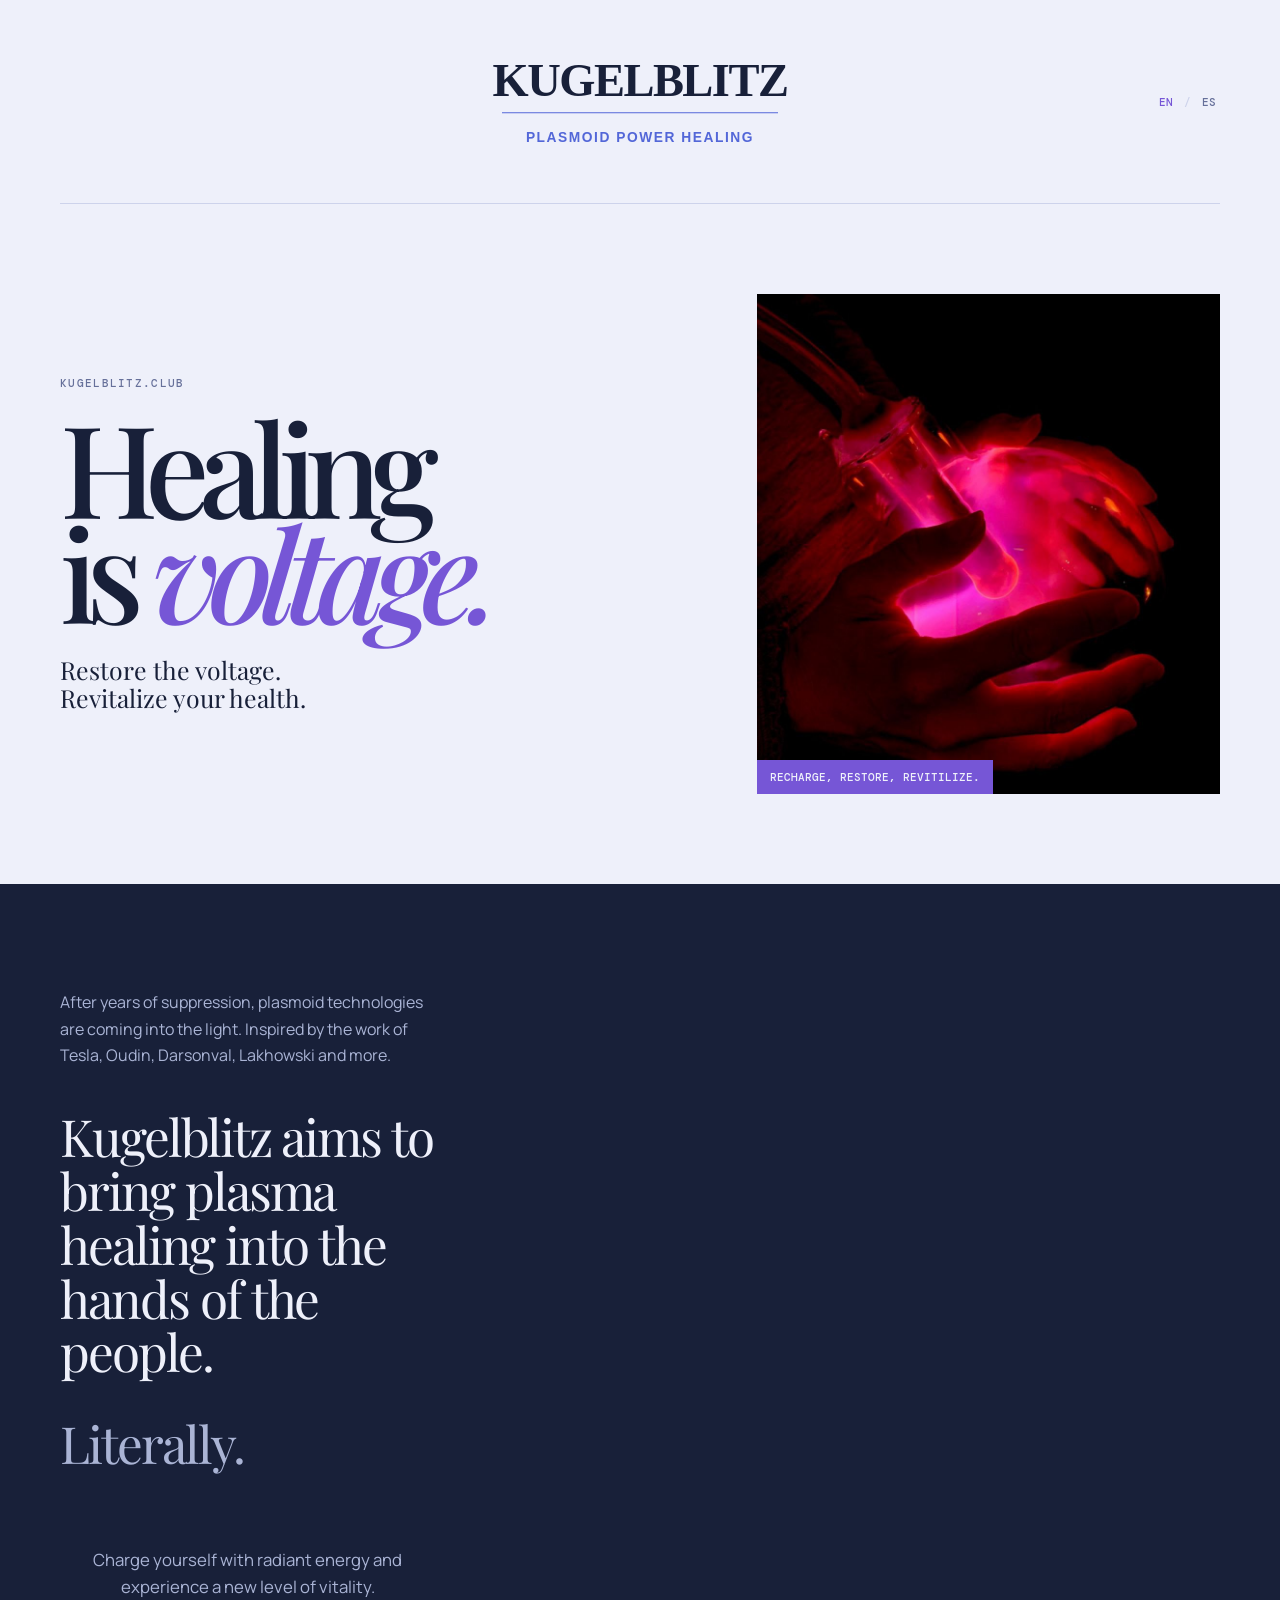
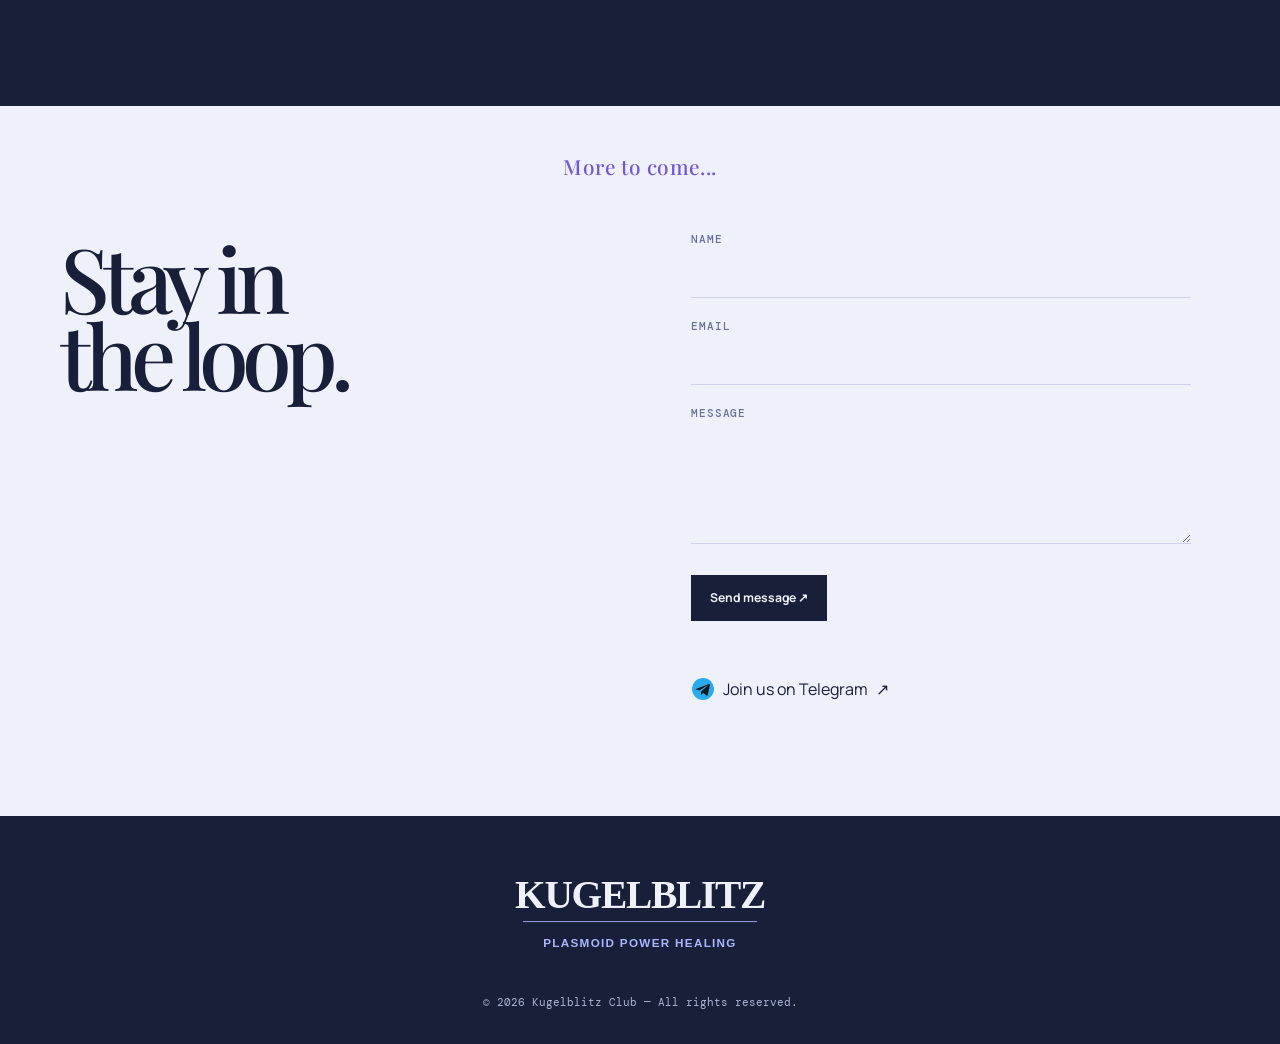
<file: index.html>
<!doctype html>
<html lang="en">
<head>
  <meta charset="utf-8">
  <meta name="viewport" content="width=device-width, initial-scale=1">
  <meta name="description" content="Kugelblitz Club is bringing plasma healing into the hands of the people.">
  <title>Kugelblitz Club — Restore the voltage</title>
  <link rel="stylesheet" href="style.css">
</head>
<body>
  <header class="site-header container">
    <a class="brand" href="#" aria-label="Kugelblitz Club home"><img src="brand/logo.svg" alt="Kugelblitz Club — Plasmoid Power Healing"></a>
    <div class="language-switcher" aria-label="Language selector">
      <button class="language-button active" type="button" data-language="en" aria-pressed="true">EN</button>
      <span>/</span>
      <button class="language-button" type="button" data-language="es" aria-pressed="false">ES</button>
    </div>
  </header>
  <main>
    <section class="hero container">
      <div class="hero-copy">
        <div class="eyebrow" data-en="Kugelblitz.Club" data-es="Kugelblitz.Club">Kugelblitz.Club</div>
        <h1><span data-en="Healing" data-es="Sanar">Healing</span><br><span data-en="is" data-es="es">is</span> <i data-en="voltage." data-es="voltaje.">voltage.</i></h1>
        <p class="lead"><span data-en="Restore the voltage." data-es="Restaura el voltaje.">Restore the voltage.</span><br><span data-en="Revitalize your health." data-es="Revitaliza tu salud.">Revitalize your health.</span></p>
      </div>
      <figure class="hero-image"><img src="brand/imagery/plasma-orb.jpg" alt="A glowing plasma orb held in two hands"><figcaption data-en="Recharge, Restore, Revitilize." data-es="Recarga, restaura, revitaliza.">Recharge, Restore, Revitilize.</figcaption></figure>
    </section>
    <section class="intro" id="about">
      <div class="intro-grid container">
        <div class="intro-copy">
          <p class="history-copy" data-en="After years of suppression, plasmoid technologies are coming into the light. Inspired by the work of Tesla, Oudin, Darsonval, Lakhowski and more." data-es="Después de años de supresión, las tecnologías plasmoides están saliendo a la luz. Inspirados por el trabajo de Tesla, Oudin, Darsonval, Lakhowski y otros.">After years of suppression, plasmoid technologies are coming into the light. Inspired by the work of Tesla, Oudin, Darsonval, Lakhowski and more.</p>
          <p class="statement-copy"><span data-en="Kugelblitz aims to bring plasma healing into the hands of the people." data-es="Kugelblitz busca poner la sanación con plasma en las manos de las personas.">Kugelblitz aims to bring plasma healing into the hands of the people.</span><br><span data-en="Literally." data-es="Literalmente.">Literally.</span></p>
          <p class="center-copy vitality-copy" data-en="Charge yourself with radiant energy and experience a new level of vitality." data-es="Cárgate de energía radiante y experimenta un nuevo nivel de vitalidad.">Charge yourself with radiant energy and experience a new level of vitality.</p>
        </div>
      </div>
    </section>
    <section class="contact" id="contact">
      <div class="contact-header container"><div class="eyebrow" data-en="More to come..." data-es="Más por venir...">More to come...</div></div>
      <div class="contact-grid container">
        <div><h2><span data-en="Stay" data-es="Mantente">Stay</span> in<br><span data-en="the loop." data-es="el día.">the loop.</span></h2></div>
        <form class="contact-form" id="contact-form" action="https://formsubmit.co/kugelblitz.tech@proton.me" method="POST">
          <input type="hidden" name="_subject" value="New Kugelblitz Club contact">
          <input type="hidden" name="_template" value="table">
          <input type="hidden" name="_captcha" value="true">
          <label for="name" data-en="Name" data-es="Nombre">Name</label><input id="name" name="name" type="text" autocomplete="name" required>
          <label for="email" data-en="Email" data-es="Correo electrónico">Email</label><input id="email" name="email" type="email" autocomplete="email" required>
          <label for="message" data-en="Message" data-es="Mensaje">Message</label><textarea id="message" name="message" rows="4" required></textarea>
          <button type="submit"><span data-en="Send message" data-es="Enviar mensaje">Send message</span> <span>↗</span></button>
          <div class="form-message" id="form-message" role="status" aria-live="polite"></div>
          <a class="telegram-link" href="https://t.me/+DK7U4gg51Sc5NDM0" target="_blank" rel="noopener"><img src="brand/icons/telegram.svg" alt=""><span data-en="Join us on Telegram" data-es="Únete a Telegram">Join us on Telegram</span> <span>↗</span></a>
        </form>
      </div>
    </section>
  </main>
  <footer class="site-footer"><div class="footer-inner container"><img src="brand/logo-light.svg" alt="Kugelblitz Club"><span>© <span id="year"></span> Kugelblitz Club — <span data-en="All rights reserved." data-es="Todos los derechos reservados.">All rights reserved.</span></span></div></footer>
  <script src="script.js"></script>
</body>
</html>
</file>
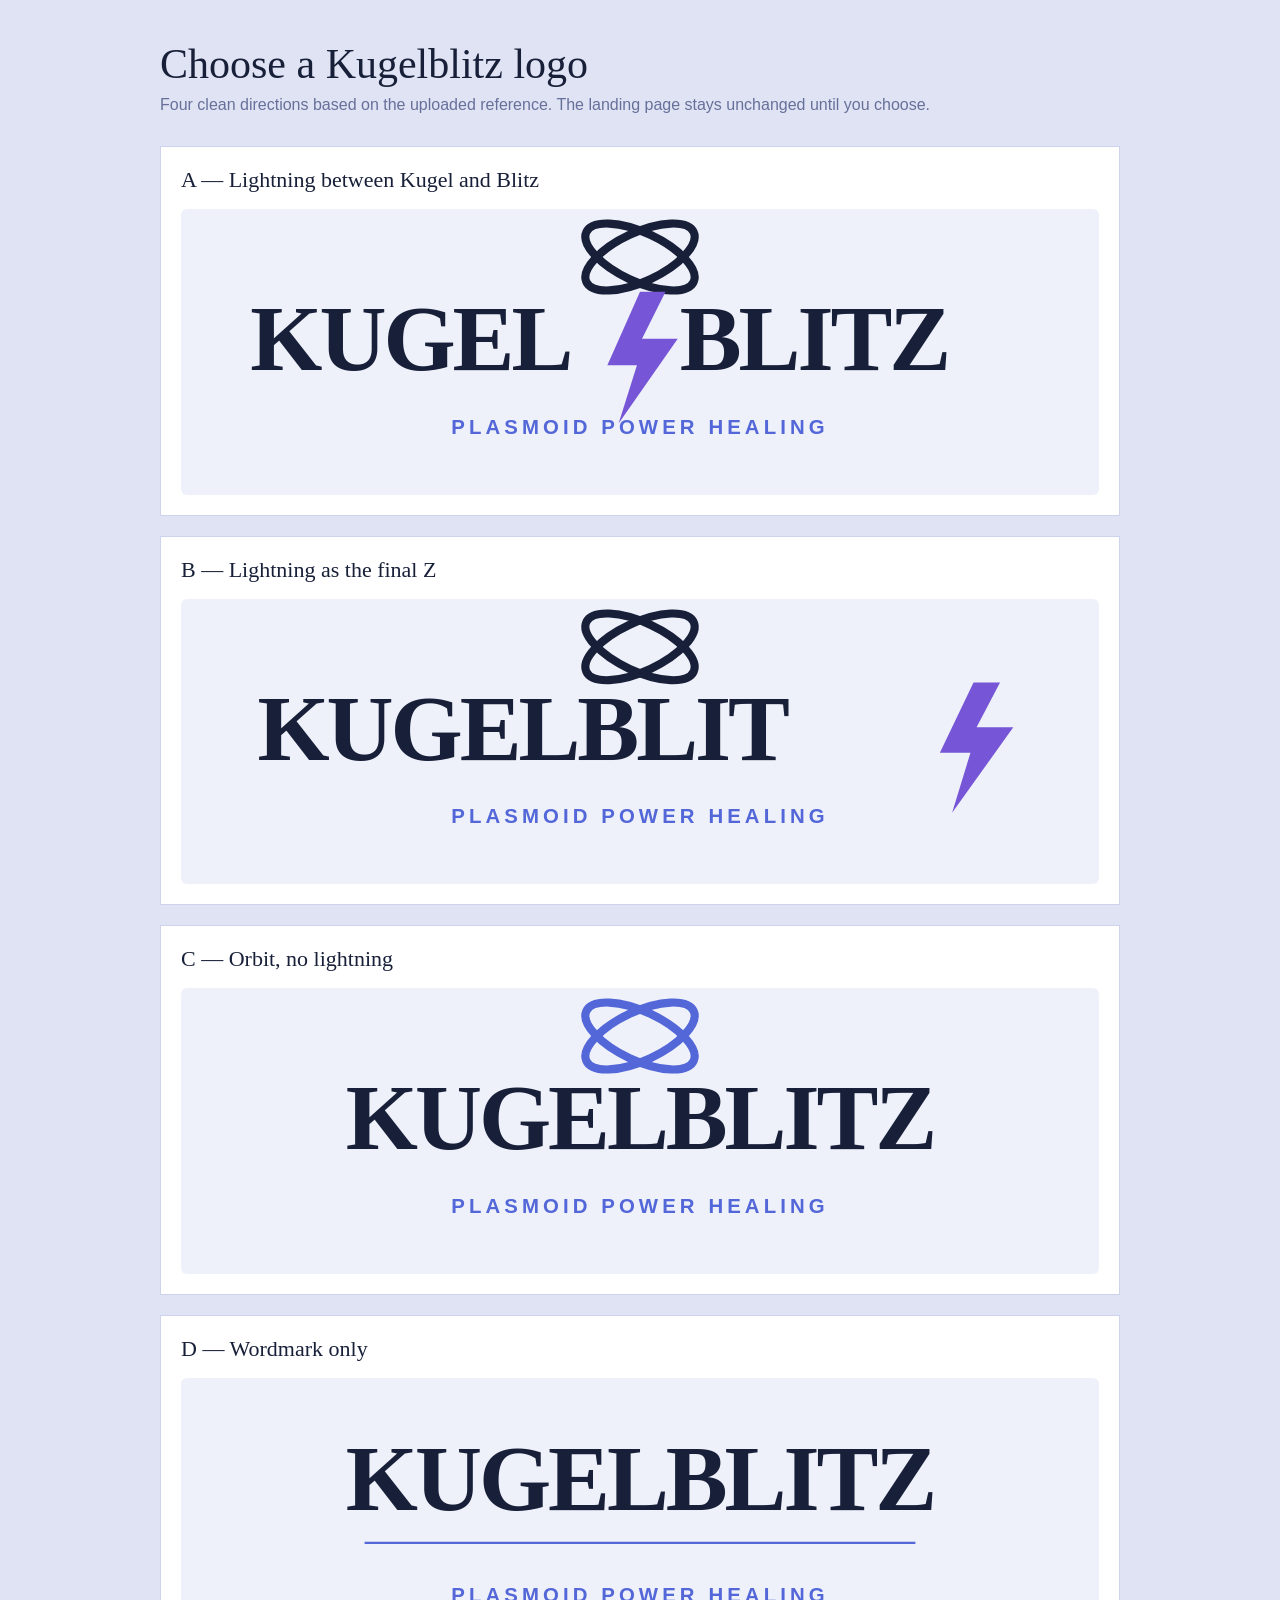
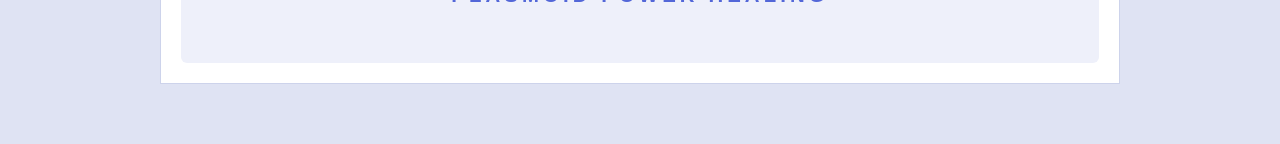
<file: brand/logo-options.html>
<!doctype html>
<html lang="en">
<head>
  <meta charset="utf-8">
  <meta name="viewport" content="width=device-width, initial-scale=1">
  <title>Kugelblitz logo options</title>
  <style>
    body{background:#dfe3f3;color:#182039;font:16px Arial,sans-serif;margin:0;padding:40px}
    h1{font:500 42px Georgia,serif;margin:0 0 8px}
    p{color:#66709a;margin:0 0 32px}
    main{margin:auto;max-width:960px}
    section{background:#fff;border:1px solid #cdd3eb;margin:20px 0;padding:20px}
    img{display:block;width:100%}
    h2{font:500 22px Georgia,serif;margin:0 0 16px}
    @media(max-width:600px){body{padding:20px}}
  </style>
</head>
<body>
  <main>
    <h1>Choose a Kugelblitz logo</h1>
    <p>Four clean directions based on the uploaded reference. The landing page stays unchanged until you choose.</p>
    <section><h2>A — Lightning between Kugel and Blitz</h2><img src="logo-option-between.svg" alt="Logo with lightning between Kugel and Blitz"></section>
    <section><h2>B — Lightning as the final Z</h2><img src="logo-option-z.svg" alt="Logo with lightning as the final Z"></section>
    <section><h2>C — Orbit, no lightning</h2><img src="logo-option-orbit.svg" alt="Logo with orbit and no lightning"></section>
    <section><h2>D — Wordmark only</h2><img src="logo-option-wordmark.svg" alt="Logo wordmark without orbit or lightning"></section>
  </main>
</body>
</html>
</file>
<file: style.css>
@import url('https://fonts.googleapis.com/css2?family=DM+Mono:wght@400;500&family=Playfair+Display:ital,wght@0,500;0,600;1,500;1,600&family=Manrope:wght@400;500;600;700&display=swap');
:root{--ink:#182039;--muted:#66709a;--paper:#eef0fa;--violet:#7656d6;--blue:#5367d8;--line:#cdd3eb;--serif:'Playfair Display',Georgia,serif;--sans:'Manrope',sans-serif;--mono:'DM Mono',monospace}
*{box-sizing:border-box}html{scroll-behavior:smooth}body{background:var(--paper);color:var(--ink);font-family:var(--sans);line-height:1.5;margin:0}a{color:inherit;text-decoration:none}button,input,textarea{font:inherit}.container{margin:0 auto;width:min(1160px,calc(100% - 48px))}.eyebrow{color:var(--muted);font:500 .68rem var(--mono);letter-spacing:.12em;text-transform:uppercase}
.site-header{align-items:center;border-bottom:1px solid var(--line);display:flex;justify-content:center;padding:30px 0;position:relative}.brand img{display:block;width:min(460px,80vw)}.language-switcher{align-items:center;display:flex;gap:7px;position:absolute;right:0;top:50%;transform:translateY(-50%)}.language-switcher span{color:var(--line);font:500 .7rem var(--mono)}.language-button{background:none;border:0;color:var(--muted);cursor:pointer;font:500 .68rem var(--mono);padding:4px}.language-button.active,.language-button:hover{color:var(--violet)}
.hero{align-items:center;display:grid;gap:8vw;grid-template-columns:1fr .78fr;min-height:680px;padding:90px 0}.hero h1{font-family:var(--serif);font-size:clamp(4.5rem,10vw,9.2rem);font-weight:500;letter-spacing:-.09em;line-height:.82;margin:24px 0 32px}.hero h1 i{color:var(--violet);font-style:italic}.lead{font-family:var(--serif);font-size:1.55rem;line-height:1.15;margin:0}.hero-image{margin:0;position:relative}.hero-image img{display:block;height:500px;object-fit:cover;width:100%}.hero-image figcaption{background:var(--violet);bottom:0;color:var(--paper);font:500 .67rem var(--mono);left:0;padding:10px 13px;position:absolute;text-transform:uppercase}
.intro{background:var(--ink);color:var(--paper);padding:105px 0}.intro-grid{display:grid;gap:8vw;grid-template-columns:.55fr 1fr}.intro .eyebrow{color:#aab4d5}.intro-copy{max-width:650px}.intro-copy p{margin:0}.intro-copy .history-copy{color:#aab4d5;font-family:var(--sans);font-size:1rem;line-height:1.65;max-width:560px}.intro-copy .statement-copy{font-family:var(--serif);font-size:clamp(2rem,4vw,3.8rem);letter-spacing:-.04em;line-height:1.05;margin-top:42px;max-width:650px}.intro-copy .statement-copy span:last-child{color:#aab4d5;display:inline-block;margin-top:.75em;padding-bottom:.7em}.intro-copy .center-copy{font-family:var(--sans);font-size:1.05rem;line-height:1.6;text-align:center}.intro-copy .center-copy:first-of-type{margin-top:32px}.intro-copy .vitality-copy{color:#aab4d5;margin:2.4em auto 0;max-width:500px}
.contact{padding:46px 0 115px}.contact-header{text-align:center}.contact-header .eyebrow{color:var(--violet);font-family:var(--serif);font-size:1.3rem;letter-spacing:.02em;text-transform:none}.contact-grid{display:grid;gap:8vw;grid-template-columns:1fr 1fr;margin-top:38px}.contact h2{font-family:var(--serif);font-size:clamp(3.5rem,7vw,6rem);font-weight:500;letter-spacing:-.08em;line-height:.86;margin:20px 0 30px}.contact-form{display:grid;gap:7px;max-width:500px}.contact-form label{color:var(--muted);font:500 .67rem var(--mono);letter-spacing:.08em;margin-top:14px;text-transform:uppercase}.contact-form input,.contact-form textarea{background:transparent;border:0;border-bottom:1px solid var(--line);border-radius:0;color:var(--ink);padding:10px 0;resize:vertical}.contact-form input:focus,.contact-form textarea:focus{border-bottom-color:var(--violet);outline:0}.contact-form button{background:var(--ink);border:0;color:var(--paper);cursor:pointer;font-size:.76rem;font-weight:700;justify-self:start;margin-top:24px;padding:14px 19px}.contact-form button:hover{background:var(--violet)}.form-message{color:var(--muted);font:.68rem var(--mono);min-height:18px}.telegram-link{align-items:center;display:inline-flex;gap:8px;justify-self:start;margin-top:24px}.telegram-link img{height:24px;width:24px}.telegram-link:hover{color:var(--violet)}
.site-footer{background:var(--ink);color:#aab4d5;padding:35px 0}.footer-inner{align-items:center;display:flex;flex-direction:column;font:.67rem var(--mono);gap:22px;justify-content:center;text-align:center}.footer-inner img{display:block;width:min(390px,80vw)}
@media(max-width:700px){.container{width:min(100% - 34px,560px)}.brand img{width:calc(100vw - 34px)}.language-switcher{right:10px;top:18px;transform:none}.site-header{padding-top:48px}.hero,.intro-grid,.contact-grid{grid-template-columns:1fr}.hero{gap:55px;min-height:auto;padding:70px 0 75px}.hero-image img{height:400px}.intro,.contact{padding:75px 0}.intro-grid,.contact-grid{gap:35px}.contact-header{text-align:center}.contact-grid{margin-top:42px}.footer-inner{align-items:center;flex-direction:column;gap:16px}}
</file>
